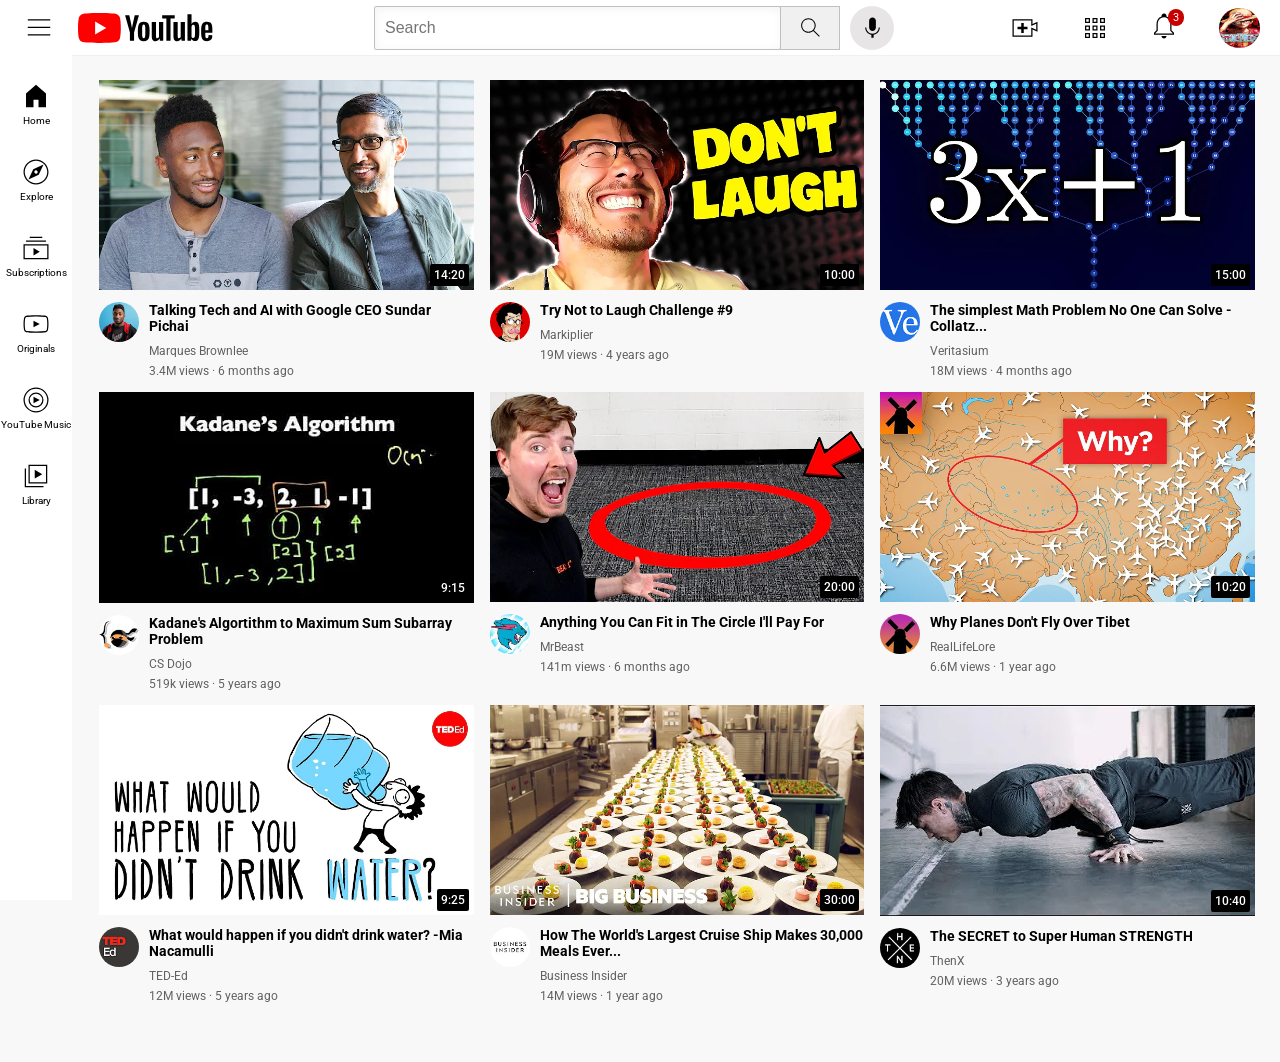
<file: index.html>
<!DOCTYPE html>
<html lang="en">
<head>
  <title>YouTube</title>
  <link rel="preconnect" href="https://fonts.googleapis.com">
  <link rel="preconnect" href="https://fonts.gstatic.com" crossorigin>
  <link href="https://fonts.googleapis.com/css2?family=Roboto:ital,wght@0,100;0,300;0,400;0,500;0,700;0,900;1,100;1,300;1,400;1,500;1,700;1,900&display=swap" rel="stylesheet">
  <link rel="stylesheet" href="styles/video.css">
  <link rel="stylesheet" href="styles/header.css">
  <link rel="stylesheet" href="styles/general.css">
  <link rel="stylesheet" href="styles/sidebar.css">
  <link rel="stylesheet" href="TOOLTIP/tooltip.css">
</head>
<body>
  <header class="header">
    <div class="left-section">
    <img class="hamburger-menu" src="ICONS/hamburger-menu.svg">
    <img class="youtube-logo"src="ICONS/youtube-logo.svg">
    </div>
    <div class="middle-section">
      <input class="search-bar" type="text"  placeholder="Search">
      <button class="search-button">
        <img class="search-icon" src="ICONS/search.svg">
        <div class="tooltip">Search</div>
      </button>
      <button class="voice-search-button">
        <img class="voice-search-icon" src="ICONS/voice-search-icon.svg">
        <div class="tooltip">Search with your voice</div>
      </button>
    </div>
    <div class="right-section">
        <div class="upload-icon-container">
          <img class="upload-icon" src="ICONS/upload.svg">
          <div class="tooltip">Create</div>
        </div>
        <img class="youtube-apps-icon"  src="ICONS/youtube-apps.svg">
        <div class="notifications-icon-container">
          <img class="notifications-icon"  src="ICONS/notifications.svg">
          <div class="notifications-count">3</div>
        </div>
        <img class="current-user-picture" src="MonkeyDLuffy.png">
    </div>
</header>
<nav class="sidebar">
  <div class="sidebar-link">
    <img src="SIDE-BAR-ICONS/home.svg">
    <div>Home</div>
  </div>
  <div class="sidebar-link">
    <img src="SIDE-BAR-ICONS/explore.svg">
    <div>Explore</div>
  </div>
  <div class="sidebar-link">
    <img src="SIDE-BAR-ICONS/subscriptions.svg">
    <div>Subscriptions</div>
  </div>
  <div class="sidebar-link">
    <img src="SIDE-BAR-ICONS/originals.svg">
    <div>Originals</div>
  </div>
  <div class="sidebar-link">
    <img src="SIDE-BAR-ICONS/youtube-music.svg">
    <div>YouTube Music</div>
  </div>
  <div class="sidebar-link">
    <img src="SIDE-BAR-ICONS/library.svg">
    <div>Library</div>
  </div>
</nav>
<main>
<!--ONE-->
<section class="video-grid">
    <div class="video-preview">
        <div class="thumbnail-row">
            <img class="thumbnail" src="THUMBNAILS/thumbnail-1.webp">
            <div class="video-time">14:20</div>
        </div>
        <div class="video-info-grid">
            <div class="channel-picture">
                <img class="profile-picture"src="CHANNEL-LOGO/channel-1.jpeg">

                <div class="main-box">
                  <img  class="channel-img"
                  src="TOOLTIP/CHANNEL-PROFILE-PIC/channel-1.jpeg">
                  <div  class="stat-container">
                    <p class="p1">
                      Marques Brownlee
                    </p>
                    <p class="p2">
                      15M subscribers
                    </p>
                  </div>
              </div>
            </div> 
            <div class="video-info">
                <p class="video-title">
                  Talking Tech and AI with Google CEO Sundar Pichai
                </p>
                <p class="video-author">
                  Marques Brownlee
                </p>
                <p class="video-stats">
                  3.4M views &#183; 6 months ago
                </p>
            </div>
        </div>
    </div>

<!--TWO-->
    <div class="video-preview">
        <div class="thumbnail-row">
            <img class="thumbnail" src="THUMBNAILS/thumbnail-2.webp">
            <div class="video-time">10:00</div>
        </div>
        <div class="video-info-grid">
        <div class="channel-picture">
            <img class="profile-picture"src="CHANNEL-LOGO/channel-2.jpeg">
 
            
            <div class="main-box">
              <img  class="channel-img"
              src="TOOLTIP/CHANNEL-PROFILE-PIC/channel-2.jpeg">
              <div  class="stat-container">
                <p class="p1">
                  Markiplier
                </p>
                <p class="p2">
                  36.6M subscribers
                </p>
              </div>
          </div>
        </div>
        <div class="video-info">
            <p class="video-title">
              Try Not to Laugh Challenge #9
            </p>
            <p class="video-author">
              Markiplier
            </p>
            <p class="video-stats">
              19M views &#183; 4 years ago
            </p>
        </div>
      </div>
    </div>

<!--THREE-->
    <div class="video-preview">
        <div class="thumbnail-row">
            <img class="thumbnail" src="THUMBNAILS/thumbnail-3.webp">
            <div class="video-time">15:00</div>
        </div>
        <div class="video-info-grid">
            <div class="channel-picture">
                <img class="profile-picture"src="CHANNEL-LOGO/channel-3.jpeg
                ">
                
                <div class="main-box">
                  <img  class="channel-img"
                  src="TOOLTIP/CHANNEL-PROFILE-PIC/channel-3.jpeg">
                  <div  class="stat-container">
                    <p class="p1">
                      Veritasium
                    </p>
                    <p class="p2">
                      15.6M subscribers
                    </p>
                  </div>
              </div>
            </div> 
            <div class="video-info">
                <p class="video-title">
                  The simplest Math Problem No One Can Solve - Collatz...
                </p>
                <p class="video-author">
                  Veritasium
                </p>
                <p class="video-stats">
                  18M views &#183; 4 months ago
                </p>
            </div>
        </div>
    </div>


<!--FOUR-->
    <div class="video-preview">
      <div class="thumbnail-row">
          <img class="thumbnail" src="THUMBNAILS/thumbnail-4.webp">
          <div class="video-time">9:15</div>
      </div>
      <div class="video-info-grid">
          <div class="channel-picture">
              <img class="profile-picture"src="CHANNEL-LOGO/channel-4.jpeg">
              


                <div class="main-box">
                  <img  class="channel-img"
                  src="TOOLTIP/CHANNEL-PROFILE-PIC/channel-4.jpeg">
                  <div  class="stat-container">
                    <p class="p1">
                      CS Dojo
                    </p>
                    <p class="p2">
                      1.93M subscribers
                    </p>
                  </div>
              </div>            
            </div> 
          <div class="video-info">
              <p class="video-title">
                Kadane's Algortithm to Maximum Sum Subarray Problem
              </p>
              <p class="video-author">
                CS Dojo
              </p>
              <p class="video-stats">
                519k views &#183; 5 years ago              </p>
          </div>
      </div>
    </div>

<!--FIVE-->
    <div class="video-preview">
      <div class="thumbnail-row">
          <img class="thumbnail" src="THUMBNAILS/thumbnail-5.webp">
          <div class="video-time">20:00</div>
      </div>
      <div class="video-info-grid">
          <div class="channel-picture">
              <img class="profile-picture"src="CHANNEL-LOGO/channel-5.jpeg">
              


                <div class="main-box">
                  <img  class="channel-img"
                  src="TOOLTIP/CHANNEL-PROFILE-PIC/channel-5.jpeg">
                  <div  class="stat-container">
                    <p class="p1">
                     MrBeast
                    </p>
                    <p class="p2">
                      257M subscribers
                    </p>
                  </div>
              </div>        
           </div> 
          <div class="video-info">
              <p class="video-title">
                Anything You Can Fit in The Circle I'll Pay For 
              </p>
              <p class="video-author">
                MrBeast
              </p>
              <p class="video-stats">
                141m views &#183; 6 months ago
              </p>
          </div>
      </div>
    </div>

<!--SIX-->
    <div class="video-preview">
      <div class="thumbnail-row">
          <img class="thumbnail" src="THUMBNAILS/thumbnail-6.webp">
          <div class="video-time">10:20</div>
      </div>
      <div class="video-info-grid">
          <div class="channel-picture">
              <img class="profile-picture"src="CHANNEL-LOGO/channel-6.jpeg">
              


                <div class="main-box">
                  <img  class="channel-img"
                  src="TOOLTIP/CHANNEL-PROFILE-PIC/channel-6.jpeg">
                  <div  class="stat-container">
                    <p class="p1">
                      RealLifeLore
                    </p>
                    <p class="p2">
                      7.44M subscribers
                    </p>
                  </div>
              </div>           
           </div> 
          <div class="video-info">
              <p class="video-title">
                Why Planes Don't Fly Over Tibet
              </p>
              <p class="video-author">
                RealLifeLore
              </p>
              <p class="video-stats">
                6.6M views &#183; 1 year ago
              </p>
          </div>
      </div>
    </div>

<!--SEVEN-->
    <div class="video-preview">
      <div class="thumbnail-row">
          <img class="thumbnail" src="THUMBNAILS/thumbnail-8.webp">
          <div class="video-time">9:25</div>

      </div>
      <div class="video-info-grid">
          <div class="channel-picture">
              <img class="profile-picture"src="CHANNEL-LOGO/channel-8.jpeg">
              


                <div class="main-box">
                  <img  class="channel-img"
                  src="TOOLTIP/CHANNEL-PROFILE-PIC/channel-8.jpeg">
                  <div  class="stat-container">
                    <p class="p1">
                      TED-Ed
                    </p>
                    <p class="p2">
                      19.9M subscribers
                    </p>
                  </div>
              </div>          
        </div> 
          <div class="video-info">
              <p class="video-title">
                What would happen if you didn't drink water? -Mia Nacamulli 
              </p>
              <p class="video-author">
                TED-Ed
              </p>
              <p class="video-stats">
                12M views &#183; 5 years ago
              </p>
          </div>
      </div>
    </div>

<!--EIGHT-->
    <div class="video-preview">
      <div class="thumbnail-row">
          <img class="thumbnail" src="THUMBNAILS/thumbnail-10.webp">
          <div class="video-time">30:00</div>

      </div>
      <div class="video-info-grid">
          <div class="channel-picture">
              <img class="profile-picture"src="CHANNEL-LOGO/channel-10.jpeg"
              >
              
                <div class="main-box">
                  <img  class="channel-img"
                  src="TOOLTIP/CHANNEL-PROFILE-PIC/channel-10.jpeg">
                  <div  class="stat-container">
                    <p class="p1">
                      Business Insider
                    </p>
                    <p class="p2">
                      9.26M subscribers
                    </p>
                  </div>
              </div>
          </div> 
          <div class="video-info">
              <p class="video-title">
                How The World's Largest Cruise Ship Makes 30,000 Meals Ever...
              </p>
              <p class="video-author">
                Business Insider
              </p>
              <p class="video-stats">
                14M views &#183; 1 year ago
              </p>
          </div>
      </div>
    </div>

<!--NINE-->
    <div class="video-preview">
      <div class="thumbnail-row">
          <img class="thumbnail" src="THUMBNAILS/thumbnail-9.webp">
          <div class="video-time">10:40</div>

      </div>
      <div class="video-info-grid">
          <div class="channel-picture">
              <img class="profile-picture"src="CHANNEL-LOGO/channel-9.jpeg">
              
              <div class="main-box">
                <img  class="channel-img"
                src="TOOLTIP/CHANNEL-PROFILE-PIC/channel-9.jpeg">
                <div  class="stat-container">
                  <p class="p1">
                    ThenX
                  </p>
                  <p class="p2">
                    7.76M subscribers
                  </p>
                </div>
            </div>
              
          </div> 
          <div class="video-info">
              <p class="video-title">
                The SECRET to Super Human STRENGTH
              </p>
              <p class="video-author">
                ThenX
              </p>
              <p class="video-stats">
                20M views &#183; 3 years ago
              </p>
          </div>
      </div>
    </div>
  </section>
</main>
  



  

</body>
</html>
</file>
<file: styles/video.css>
.thumbnail{
  width:100%;

}


.video-title{
  margin-top:0;
  font-size: 14px;
  font-weight:700;
  margin-bottom: 10px;
}

.video-info-grid{
  display: grid;
  grid-template-columns: 50px 1fr;
  position: relative;

}

/* TOOLTIPPPPPPPS */
/* 
.main-box{
  width:260px;
  height:70px;
  padding: 10px;
  display: flex;
  justify-content:center;
  align-items: center;
  box-shadow: 0.5px 0.5px 7px;
  border-radius:5px;
}

.main-box{
  position: absolute;
  z-index: 300;
  background-color: white;
  opacity: 0;
}

.channel-picture:hover .main-box{
  opacity:1;
  
  }


.channel-img{

  border-radius: 50%;

}

.stat-container{
    margin-left:10px;
    line-height:25px;  
    font-family:system-ui, -apple-system, BlinkMacSystemFont, 'Segoe UI', Roboto, Oxygen, Ubuntu, Cantarell, 'Open Sans', 'Helvetica Neue', sans-serif;  
}

.p1{
  margin:0;
  flex:1;
  font-weight: bolder;
  font-size: 18px;
}

.p2{
    margin:0;
    flex:1;
    font-weight: 600;
    color:grey;
}
 */





/* .channel-picture{
  
  background-color: rgb(88, 82, 82);
  
}
.video-info{
  
  background-color: gray;
  
} */
.profile-picture{
  width:40px;
  border-radius:50px;
}
.thumbnail-row{
  position:relative;
  margin-bottom:8px;
}

.video-author,
.video-stats{
  font-size: 12px;
  color:rgb(96,96,96);
  
}
.video-author{
  margin-bottom:6px;
}

.video-grid{
  display:grid;
  grid-template-columns:1fr 1fr 1fr;
  column-gap:16px;
  row-gap:14px;

  /* inheritance */
  /* text-decoration: underline; */
  /* border:2px solid red; */

}
@media (max-width:750px) {
  .video-grid{
  grid-template-columns:1fr 1fr;
  }
}

@media (max-width:751px) and (min-width:1299) {
  .video-grid{
  grid-template-columns:1fr 1fr 1fr;
  }
}

@media (min-width:1300px) {
  .video-grid{
  grid-template-columns:1fr 1fr 1fr 1fr;
  }
}

.video-time{
  position:absolute;
  background-color: black;
  color:white;
  bottom:8px;
  right:5px;
  font-size:12px;
  font-weight:500;
  padding:4px;
  border-radius:2px;


}
</file>
<file: styles/header.css>
.header {
  height:55px;
  display:flex;
  flex-direction: row;
  justify-content: space-between;
  /* display:flex; */
  /* flex-direction:row; */
  /* margin-bottom: 20px; */
  /* margin-top: 20px; */
  position: fixed;
  top:0;
  left:0;
  right:0;
  background-color:white;
  border-bottom-width:1px ;
  border-bottom-style:solid;
  border-bottom-color:rgb(240, 240, 240);
  z-index: 100;
  
}

.left-section {
/* background-color: lightblue; */
/* width:150px; */
display: flex;
align-items: center;
/* flex:1; */

}

.hamburger-menu{
  height:30px;
  margin-left:24px;
  margin-right:24px;
}

.youtube-logo{
  height:30px;
}

.middle-section{
  /* background-color: lightpink; */

  margin-left:100px;
  margin-right: 35px;
  max-width:500px;
  display:flex;
  align-items: center;
  flex:1;
  width:100%;
  /* flex:1; */
}

.search-bar{
  flex:1;
  height:40px;
  padding-left:10px;
  font-size: 16px;
  border:1px solid rgb(192, 192, 192);
  border-radius:2px;
  box-shadow: inset 1px 2px 10px rgba(0, 0, 0, 0.05);
  /* display:flex; */
  width:0;
}

@media (max-width:800px){
  .search-bar{
    margin-left:-20px;
    width:100px;
  }
}
@media (min-width:799px){
  .search-bar{
    margin-left:-20px;
    width:0;
  }
}

.search-bar::placeholder{
  font-size:16px;

}
.search-button,
.voice-search-button,
.upload-icon-container{
  display: flex;
  justify-content: center;
  align-items: center;
  position:relative;

}

.search-button{
  height:44px;
  width:60px;
  background-color: rgb(240, 240, 240);
  border:1px solid rgb(192, 192, 192);
  margin-left:-1px;
  margin-right: 10px;
}

.search-button .tooltip,
.voice-search-button .tooltip,
.upload-icon-container .tooltip{
  position:absolute;
  background-color: grey;
  color:white;
  padding-left:8px;
  padding-right:8px;
  padding-top:4px;
  padding-bottom:4px;
  border-radius: 2px;
  font-size:15px;
  bottom:-28px;
  opacity:0;
  transition: opacity 0.15s;
  pointer-events: none;
  white-space: nowrap;
}

.search-button:hover .tooltip,
.voice-search-button:hover .tooltip,
.upload-icon-container:hover .tooltip{
  opacity:1;
}

.search-icon{

  height:25px;
}

.voice-search-button{
  height:44px;
  width:44px;
  border-radius:50%;
  border:none;
  /* display: flex; */
  /* align-items: center; */
  /* justify-content: center; */
  background-color: rgb(231, 229, 229);
  
  /* background-color: red; */


}

.voice-search-icon{
  height:27px;
}


.right-section{
  /* background-color: lightblue; */
  width:270px;
  display: flex;
  align-items: center;
  justify-content: space-between;
  /* flex:1; */
  flex-shrink: 0;
}

@media (max-width:800px){
  .right-section{
    width:150px;
  }
}

.upload-icon{
  height:30px;

}


.youtube-apps-icon{
  height:30px;
}


.notifications-icon{
  height:30px;
}

.notifications-icon-container{

  position:relative;

}
.notifications-count{
  position:absolute;
  top:-2px;
  right:-5px;
  background-color: rgb(200, 0, 0);
  color:white;
  font-size:11px;
  /* padding:6px; */
  padding-top:2px;
  padding-bottom:2px;
  padding-left: 5px;
  padding-right: 5px;
  border-radius:10px;

}


.current-user-picture{
  height:40px;
  border-radius: 50%;
  margin-right: 20px;
}
</file>
<file: styles/general.css>
p{
  margin-top:0;
  margin-bottom: 0;
}

body {
  font-family: Roboto, Arial;
  margin:0;
  padding-top:80px;
  padding-left:99px;
  padding-right:25px;
  background-color: rgb(248, 248, 248);
  overflow:scroll;

}
body::-webkit-scrollbar{
  display: none;
}

html{
  scrollbar-gutter: stable;

}
</file>
<file: styles/sidebar.css>
.sidebar{
  position:fixed;
  left:0;
  bottom:0;
  top:55px;
  background-color:white;
  width:72px;
  z-index: 200;
  padding-top: 10px;


}

.sidebar-link{
  display: flex;
  align-items: center;
  justify-content: center;
  height:76px;
  flex-direction: column;

}

.sidebar-link:hover{
  background-color: rgb(235, 235, 235);
}

.sidebar-link img{
  height: 30px;
  margin-bottom:4px;
}

.sidebar-link div{
  font-size: 10px;
}
</file>
<file: TOOLTIP/tooltip.css>
.main-box{
  width:260px;
  height:70px;
  padding: 10px;
  display: flex;
  justify-content:center;
  align-items: center;
  box-shadow: 0.5px 0.5px 7px;
  border-radius:5px;
}

.main-box{
  position: absolute;
  z-index: 300;
  background-color: white;
  opacity: 0;
  transition: opacity 0.15s;
  pointer-events: none;
}


.channel-picture:hover .main-box{
  opacity:1;
 
  }

  .channel-picture{
  cursor: pointer;

  }


.channel-img{

  border-radius: 50%;
  border:0.5px solid grey;
  box-shadow: 0.1px 0.1px 9px;

}

.stat-container{
    margin-left:10px;
    line-height:25px;  
    font-family:system-ui, -apple-system, BlinkMacSystemFont, 'Segoe UI', Roboto, Oxygen, Ubuntu, Cantarell, 'Open Sans', 'Helvetica Neue', sans-serif;  
}

.p1{
  margin:0;
  flex:1;
  font-weight: bolder;
  font-size: 18px;
}

.p2{
    margin:0;
    flex:1;
    font-weight: 600;
    color:grey;
}
</file>
